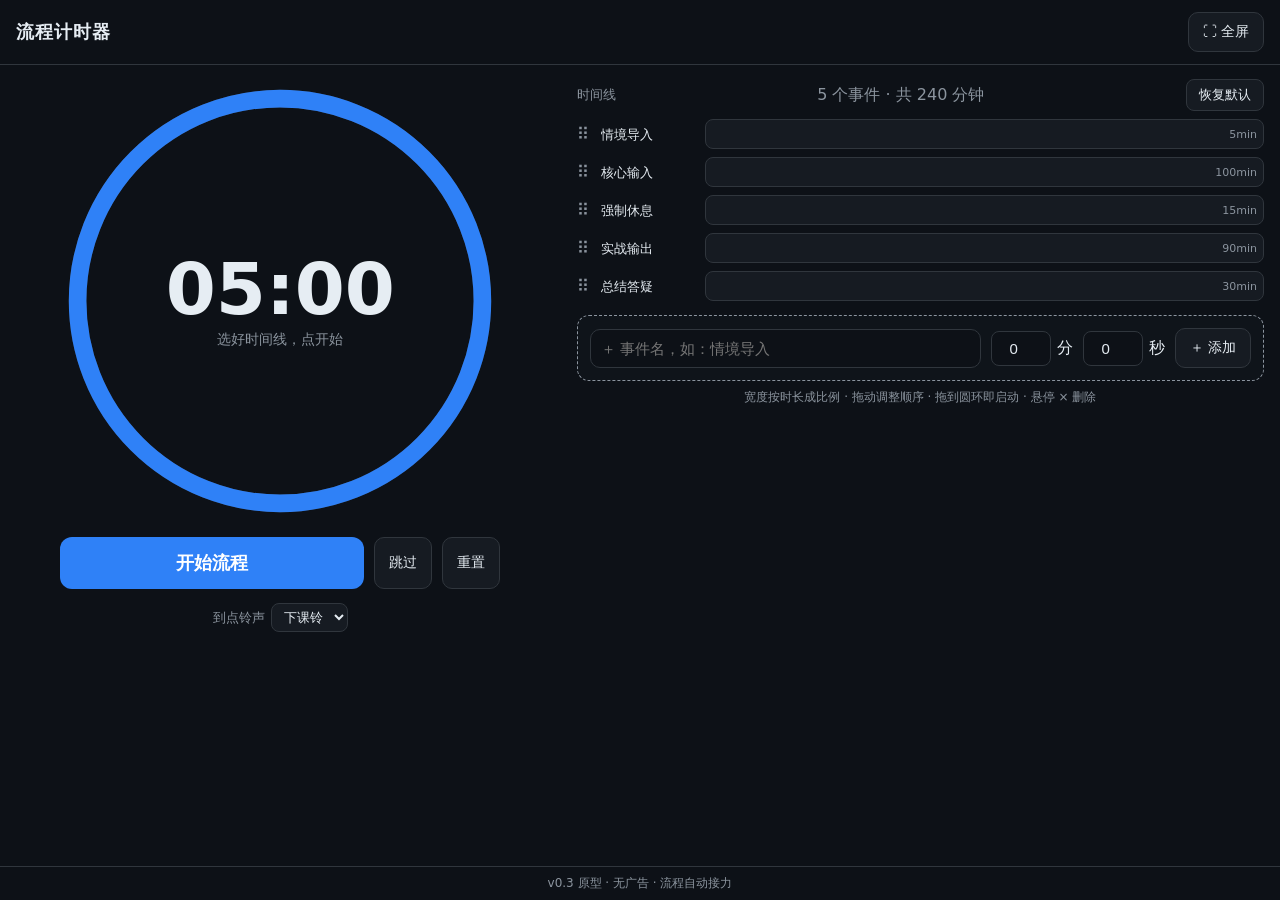
<file: index.html>
<!DOCTYPE html>
<html lang="zh-CN">
<head>
  <meta charset="UTF-8">
  <meta name="viewport" content="width=device-width, initial-scale=1.0, viewport-fit=cover">
  <title>流程计时器</title>
  <link rel="stylesheet" href="style.css">
</head>
<body>
  <header class="topbar">
    <h1 class="title">流程计时器</h1>
    <button id="fullscreenBtn" class="ghost-btn" type="button" title="全屏（投屏用）">⛶ 全屏</button>
  </header>

  <main class="stage">
    <!-- 左栏：可视化倒计时 + 控制 -->
    <div class="main-col">
      <div class="ring-wrap" id="ringWrap">
        <svg class="ring" viewBox="0 0 300 300" aria-hidden="true">
          <circle class="ring-track" cx="150" cy="150" r="138"></circle>
          <circle class="ring-progress" id="ringProgress" cx="150" cy="150" r="138"></circle>
        </svg>
        <div class="ring-center">
          <div class="time" id="timeDisplay">--:--</div>
          <div class="state" id="stateText">选好时间线，点开始</div>
        </div>
      </div>

      <div class="controls">
        <button id="startBtn" class="primary-btn" type="button">开始流程</button>
        <button id="skipBtn" class="ghost-btn" type="button" title="跳过当前事件">跳过</button>
        <button id="resetBtn" class="ghost-btn" type="button" title="回到第一个事件">重置</button>
      </div>

      <div class="options">
        <label class="opt" for="ringtoneSel">到点铃声
          <select id="ringtoneSel">
            <option value="bell" selected>下课铃</option>
            <option value="soft">轻柔音</option>
            <option value="none">静音</option>
          </select>
        </label>
      </div>
    </div>

    <!-- 右栏：时间线（事件行，可拖拽排序） -->
    <section class="timeline" aria-label="时间线">
      <div class="timeline-head">
        <h2>时间线</h2>
        <span class="dim" id="timelineInfo"></span>
        <button id="resetEventsBtn" class="ghost-btn small" type="button">恢复默认</button>
      </div>
      <div class="timeline-list" id="timeline"></div>

      <form id="eventForm" class="event-form" autocomplete="off">
        <input id="eventName" class="event-name" placeholder="＋ 事件名，如：情境导入" maxlength="12" required>
        <label class="opt num-field"><input type="number" id="eventMin" min="0" max="599" value="0"> 分</label>
        <label class="opt num-field"><input type="number" id="eventSec" min="0" max="59" value="0"> 秒</label>
        <button type="submit" class="ghost-btn">＋ 添加</button>
      </form>
      <p class="hint">宽度按时长成比例 · 拖动调整顺序 · 拖到圆环即启动 · 悬停 × 删除</p>
    </section>
  </main>

  <footer class="foot">v0.3 原型 · 无广告 · 流程自动接力</footer>

  <script src="app.js"></script>
</body>
</html>
</file>
<file: style.css>
/* 流程计时器 v0.3 —— 深色投屏友好主题 */
* { box-sizing: border-box; margin: 0; padding: 0; }

:root {
  --bg: #0d1117;
  --panel: #161b22;
  --line: #30363d;
  --text: #e6edf3;
  --dim: #8b949e;
  --accent: #2f81f7;
  --accent-soft: #58a6ff;
  --good: #3fb950;
  --warn: #d29922;
  --bad: #f85149;
}

html, body { height: 100%; }

body {
  background: var(--bg);
  color: var(--text);
  font-family: system-ui, -apple-system, "PingFang SC", "Microsoft YaHei", sans-serif;
  display: flex;
  flex-direction: column;
  height: 100%;
  overflow: hidden;          /* 根除垂直滚动条：内容一屏放下 */
  overscroll-behavior: none; /* 阻止 iOS/触控板橡皮筋回弹 */
  -webkit-tap-highlight-color: transparent;
}

/* 顶栏 */
.topbar {
  display: flex;
  align-items: center;
  justify-content: space-between;
  padding: 12px 16px;
  border-bottom: 1px solid var(--line);
}
.title { font-size: 18px; font-weight: 600; letter-spacing: 1px; }

/* 主舞台：窄屏单列；宽屏（≥900px）两栏 grid，见 media query */
.stage {
  flex: 1;
  display: flex;
  flex-direction: column;
  align-items: center;
  gap: 12px;
  padding: 14px 16px 18px;
  max-width: 520px;
  width: 100%;
  margin: 0 auto;
}

/* 左栏容器 */
.main-col {
  display: flex;
  flex-direction: column;
  align-items: center;
  gap: 12px;
  width: 100%;
}

/* 大圆环：宽度受视口高度约束（窄屏 500px 预算），max 兑底防极矮窗口负宽；也是拖放启动区 */
.ring-wrap { position: relative; width: min(78vw, 320px, max(140px, calc(100vh - 500px))); aspect-ratio: 1; transition: transform 0.15s; }
.ring-wrap.drop-hover { transform: scale(1.03); }
.ring-wrap.drop-hover .ring-progress { stroke: var(--good); }
.ring { width: 100%; height: 100%; transform: rotate(-90deg); }
.ring-track { fill: none; stroke: var(--line); stroke-width: 12; }
.ring-progress {
  fill: none;
  stroke: var(--accent);
  stroke-width: 12;
  stroke-linecap: round;
  stroke-dasharray: 867; /* 2πr, r=138 */
  stroke-dashoffset: 0;
  transition: stroke-dashoffset 0.2s linear, stroke 0.3s;
}
.ring-wrap.running .ring-progress { stroke: var(--accent); }
.ring-wrap.warn .ring-progress { stroke: var(--warn); }
.ring-wrap.done .ring-progress { stroke: var(--bad); }

.ring-center {
  position: absolute;
  inset: 0;
  display: flex;
  flex-direction: column;
  align-items: center;
  justify-content: center;
  gap: 6px;
  padding: 12px;
  min-width: 0;
}
.time {
  font-size: clamp(34px, 11vw, 72px);
  font-weight: 700;
  font-variant-numeric: tabular-nums;
  line-height: 1;
}
.state { color: var(--dim); font-size: 14px; max-width: 90%; overflow: hidden; text-overflow: ellipsis; white-space: nowrap; }
.state.done { color: var(--bad); font-weight: 600; }

/* 控制按钮 */
.controls { display: flex; gap: 10px; width: 100%; max-width: 420px; }
.primary-btn {
  flex: 1;
  padding: 14px 0;
  font-size: 18px;
  font-weight: 600;
  border: none;
  border-radius: 12px;
  background: var(--accent);
  color: #fff;
  cursor: pointer;
}
.primary-btn:active { transform: scale(0.98); }
.primary-btn.paused { background: var(--good); }

.ghost-btn {
  padding: 10px 14px;
  font-size: 14px;
  border: 1px solid var(--line);
  border-radius: 10px;
  background: var(--panel);
  color: var(--text);
  cursor: pointer;
}
.ghost-btn:active { transform: scale(0.98); }
.ghost-btn.small { padding: 6px 12px; font-size: 13px; border-radius: 8px; }

/* 选项 */
.options {
  display: flex;
  gap: 16px;
  align-items: center;
  flex-wrap: wrap;
  justify-content: center;
  width: 100%;
  max-width: 420px;
  color: var(--dim);
  font-size: 13px;
}
.opt { display: flex; align-items: center; gap: 6px; }
.opt select {
  background: var(--panel);
  color: var(--text);
  border: 1px solid var(--line);
  border-radius: 8px;
  padding: 5px 8px;
}
.dim { color: var(--dim); }

/* 时间线 */
.timeline { width: 100%; max-width: 420px; }
.timeline-head {
  display: flex;
  align-items: center;
  justify-content: space-between;
  margin-bottom: 8px;
}
.timeline-head h2 { font-size: 13px; color: var(--dim); font-weight: 500; }

.timeline-list {
  display: flex;
  flex-direction: column;
  gap: 8px;
}

/* 事件行（甘特图式）：手柄 + 名称标签 + 时长条（真实比例） */
.event-row {
  position: relative;
  display: flex;
  align-items: center;
  gap: 4px;
  cursor: grab;
  user-select: none;
}
.event-row:active { cursor: grabbing; }
.event-row.dragging { opacity: 0.5; cursor: grabbing; }
.event-row.active .event-label { color: var(--accent-soft); font-weight: 600; }

.drag-handle {
  flex: 0 0 12px;
  color: var(--dim);
  font-size: 15px;
  font-family: "Segoe UI Symbol", "Apple Symbols", "Noto Sans Symbols", system-ui, sans-serif; /* ⠿ 符号回退 */
  cursor: grab;
  user-select: none;
}

.event-label {
  flex: 0 0 70px;   /* 固定名称列（窄屏） */
  font-size: 12px;
  overflow: hidden;
  text-overflow: ellipsis;
  white-space: nowrap;
  line-height: 1;
}

/* 时长条：flex-grow 由 JS 按秒数设置 → 真实比例（100min 是 5min 的 20 倍宽） */
.event-bar {
  position: relative;
  flex-grow: 0;
  flex-basis: 0;
  min-width: 0;
  height: 30px;
  border: 1px solid var(--line);
  border-radius: 8px;
  background: var(--panel);
  overflow: hidden;
}

.event-bar-dur {
  position: absolute;
  right: 6px;
  top: 50%;
  transform: translateY(-50%);
  color: var(--dim);
  font-size: 11px;
  white-space: nowrap;
  pointer-events: none;
  z-index: 1;
}

/* 玻璃管进度：在时长条内，无自身圆角，靠 overflow hidden 裁剪 → 涂色与圆角矩形严丝合缝 */
.event-progress {
  position: absolute;
  left: 0;
  top: 0;
  bottom: 0;
  width: 0%;
  background: linear-gradient(180deg, #ffd24a, #ff8a00); /* 亮金 → 活力橙，鲜明有活力 */
  pointer-events: none;
  transition: width 0.2s linear;
}

.event-del {
  position: absolute;
  top: -6px;
  right: -4px;
  width: 18px;
  height: 18px;
  line-height: 16px;
  text-align: center;
  background: var(--bad);
  color: #fff;
  border-radius: 50%;
  font-size: 12px;
  cursor: pointer;
  display: none;
  user-select: none;
}
.event-row:hover .event-del { display: block; }

/* 添加事件表单：虚线边框 + 区分底色，与列表方块明显不同 */
.event-form {
  display: flex;
  flex-wrap: wrap;
  align-items: center;
  gap: 10px;
  margin-top: 14px;
  padding: 12px;
  border: 1px dashed var(--dim);
  border-radius: 12px;
  background: rgba(22, 27, 34, 0.4);
}
.event-form .event-name {
  flex: 1 1 130px;
  padding: 10px;
  font-size: 15px;
  background: var(--bg);
  color: var(--text);
  border: 1px solid var(--line);
  border-radius: 10px;
}
.event-form .opt { white-space: nowrap; }
.event-form input[type="number"] {
  width: 60px;
  padding: 8px;
  font-size: 15px;
  text-align: center;
  background: var(--bg);
  color: var(--text);
  border: 1px solid var(--line);
  border-radius: 8px;
}

.hint { margin-top: 8px; color: var(--dim); font-size: 12px; text-align: center; }

.foot {
  text-align: center;
  color: var(--dim);
  font-size: 12px;
  padding: 8px;
  border-top: 1px solid var(--line);
}

/* 窄屏（<900px）：单列，甘特图基线样式已适配（label 70px），无需额外覆盖 */

/* 宽屏（≥900px）：两栏 grid，左大圆环 + 右时间线（剪视频软件式布局） */
@media (min-width: 900px) {
  .stage {
    max-width: 1400px;
    display: grid;
    grid-template-columns: minmax(0, 1fr) minmax(0, 1.3fr);
    gap: 32px;
    align-items: start;
  }
  .main-col { gap: 14px; }
  .ring-wrap { width: min(40vw, 440px, max(180px, calc(100vh - 260px))); }
  .controls { max-width: 440px; }
  .options { max-width: 440px; }
  .timeline { width: 100%; max-width: none; }
  /* 宽屏甘特图：名称列加宽、间距拉大、时长条更舒展 */
  .event-row { gap: 8px; }
  .drag-handle { flex-basis: 16px; font-size: 17px; }
  .event-label { flex-basis: 96px; font-size: 13px; }
  .event-bar { min-width: 6px; }
}

/* 全屏态：左大圆环 + 右时间线（两栏保留，学生/观众能看整体流程与当前进度）；
   只隐藏编辑类元素（顶栏/控制按钮/铃声/表单/手柄/删除钮/恢复默认） */
:fullscreen .topbar,
:fullscreen .options,
:fullscreen .controls,
:fullscreen .event-form,
:fullscreen .hint,
:fullscreen .foot,
:fullscreen .drag-handle,
:fullscreen .event-del,
:fullscreen .resetEventsBtn { display: none; }
body:fullscreen .topbar,
body:fullscreen .options,
body:fullscreen .controls,
body:fullscreen .event-form,
body:fullscreen .hint,
body:fullscreen .foot,
body:fullscreen .drag-handle,
body:fullscreen .event-del,
body:fullscreen .resetEventsBtn { display: none; }

:fullscreen .stage,
body:fullscreen .stage {
  display: grid; /* 保持两栏 grid */
  gap: 28px;
  padding: 24px;
  max-width: none;
  align-items: center;
}
:fullscreen .main-col,
body:fullscreen .main-col { width: 100%; }
:fullscreen .ring-wrap,
body:fullscreen .ring-wrap { width: min(64vh, 92%); }
:fullscreen .time,
body:fullscreen .time { font-size: clamp(56px, 14vh, 130px); }
:fullscreen .state,
body:fullscreen .state { font-size: 20px; color: var(--dim); max-width: none; }
:fullscreen .timeline,
body:fullscreen .timeline { width: 100%; max-width: none; }

/* 时间到：整体闪烁提示 */
.ring-wrap.done { animation: pulse 1s ease-in-out infinite; }
@keyframes pulse {
  0%, 100% { opacity: 1; }
  50% { opacity: 0.45; }
}
</file>
